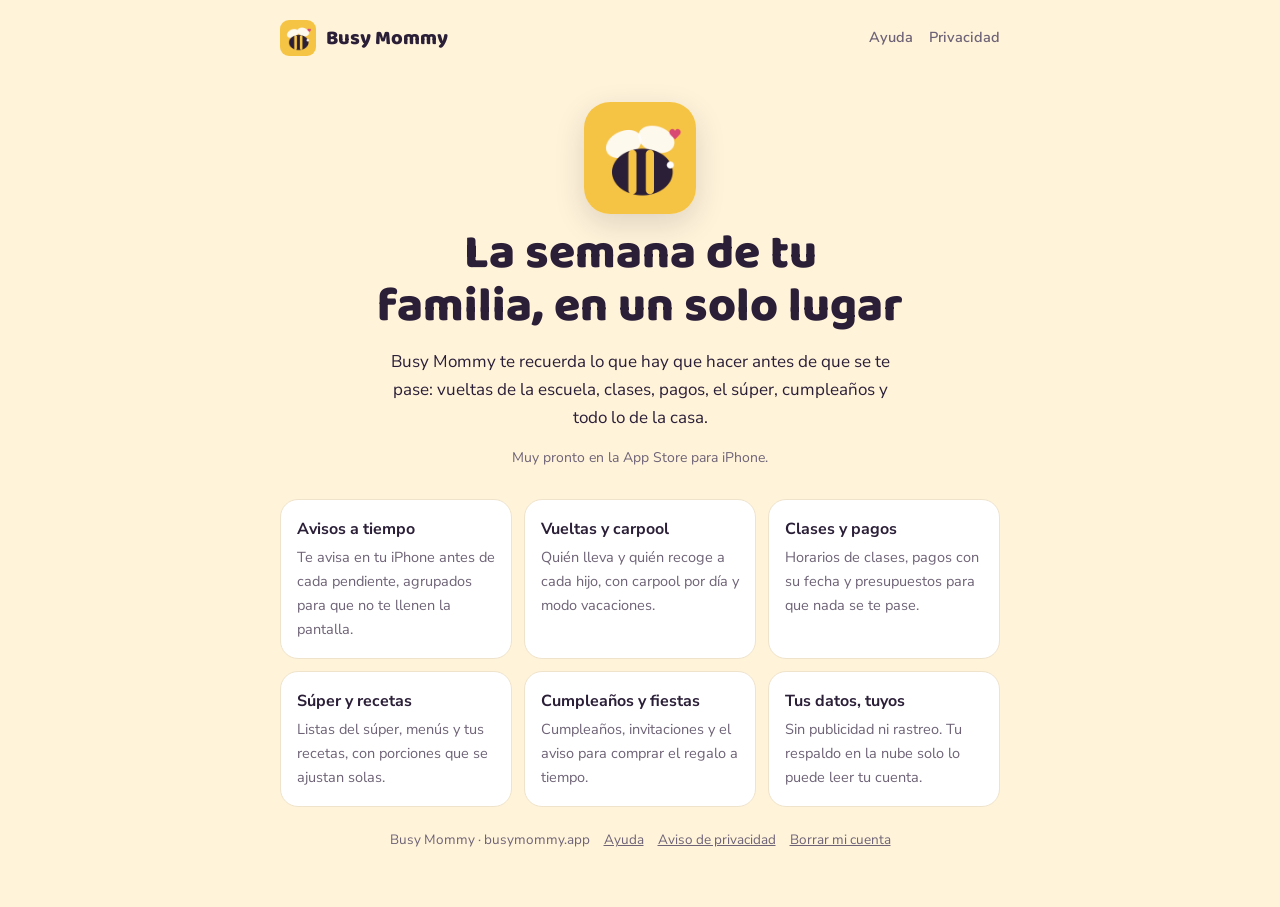
<file: index.html>
<!doctype html>
<html lang="es-MX">
<head>
<meta charset="utf-8">
<meta name="viewport" content="width=device-width,initial-scale=1">
<title>Busy Mommy</title>
<meta name="description" content="Busy Mommy organiza la semana de tu familia: vueltas de la escuela, clases, pagos, súper, recetas, cumpleaños y más, con avisos a tiempo en tu iPhone.">
<link rel="icon" href="/icono-64.png">
<link rel="apple-touch-icon" href="/icono-180.png">
<link rel="preconnect" href="https://fonts.googleapis.com">
<link rel="stylesheet" href="https://fonts.googleapis.com/css2?family=Baloo+2:wght@600;700;800&family=Nunito+Sans:opsz,wght@6..12,400;6..12,600;6..12,700&display=swap">
<link rel="stylesheet" href="/estilos.css">
<style>
.hero{display:flex;flex-direction:column;align-items:center;text-align:center;gap:14px;padding:24px 0 8px}
.hero img{width:112px;height:112px;border-radius:26px;box-shadow:0 10px 30px rgba(43,31,56,.15)}
.hero h1{font-size:clamp(34px,8vw,48px)}
.hero .lead{max-width:30em;margin:0}
.soon{font-size:14px;color:var(--muted);margin:0}
.grid{display:grid;grid-template-columns:repeat(auto-fit,minmax(200px,1fr));gap:12px}
.grid .card{padding:16px}
.grid h3{margin:0 0 4px;font-size:16px}
.grid p{margin:0;color:var(--muted);font-size:14.5px}
</style>
</head>
<body>
<div class="wrap">
  <header class="top">
    <a class="brand" href="/"><img src="/icono-180.png" alt="">Busy Mommy</a>
    <nav><a href="/soporte/">Ayuda</a><a href="/privacidad/">Privacidad</a></nav>
  </header>

  <section class="hero">
    <img src="/icono-512.png" alt="Ícono de Busy Mommy: una abejita con un corazón">
    <h1>La semana de tu familia, en un solo lugar</h1>
    <p class="lead">Busy Mommy te recuerda lo que hay que hacer antes de que se te pase: vueltas de la escuela, clases, pagos, el súper, cumpleaños y todo lo de la casa.</p>
    <p class="soon">Muy pronto en la App Store para iPhone.</p>
  </section>

  <section class="grid" aria-label="Qué hace Busy Mommy">
    <div class="card"><h3>Avisos a tiempo</h3><p>Te avisa en tu iPhone antes de cada pendiente, agrupados para que no te llenen la pantalla.</p></div>
    <div class="card"><h3>Vueltas y carpool</h3><p>Quién lleva y quién recoge a cada hijo, con carpool por día y modo vacaciones.</p></div>
    <div class="card"><h3>Clases y pagos</h3><p>Horarios de clases, pagos con su fecha y presupuestos para que nada se te pase.</p></div>
    <div class="card"><h3>Súper y recetas</h3><p>Listas del súper, menús y tus recetas, con porciones que se ajustan solas.</p></div>
    <div class="card"><h3>Cumpleaños y fiestas</h3><p>Cumpleaños, invitaciones y el aviso para comprar el regalo a tiempo.</p></div>
    <div class="card"><h3>Tus datos, tuyos</h3><p>Sin publicidad ni rastreo. Tu respaldo en la nube solo lo puede leer tu cuenta.</p></div>
  </section>

  <footer class="foot">
    <span>Busy Mommy · busymommy.app</span>
    <a href="/soporte/">Ayuda</a>
    <a href="/privacidad/">Aviso de privacidad</a>
    <a href="/borrar-cuenta/">Borrar mi cuenta</a>
  </footer>
</div>
</body>
</html>
</file>
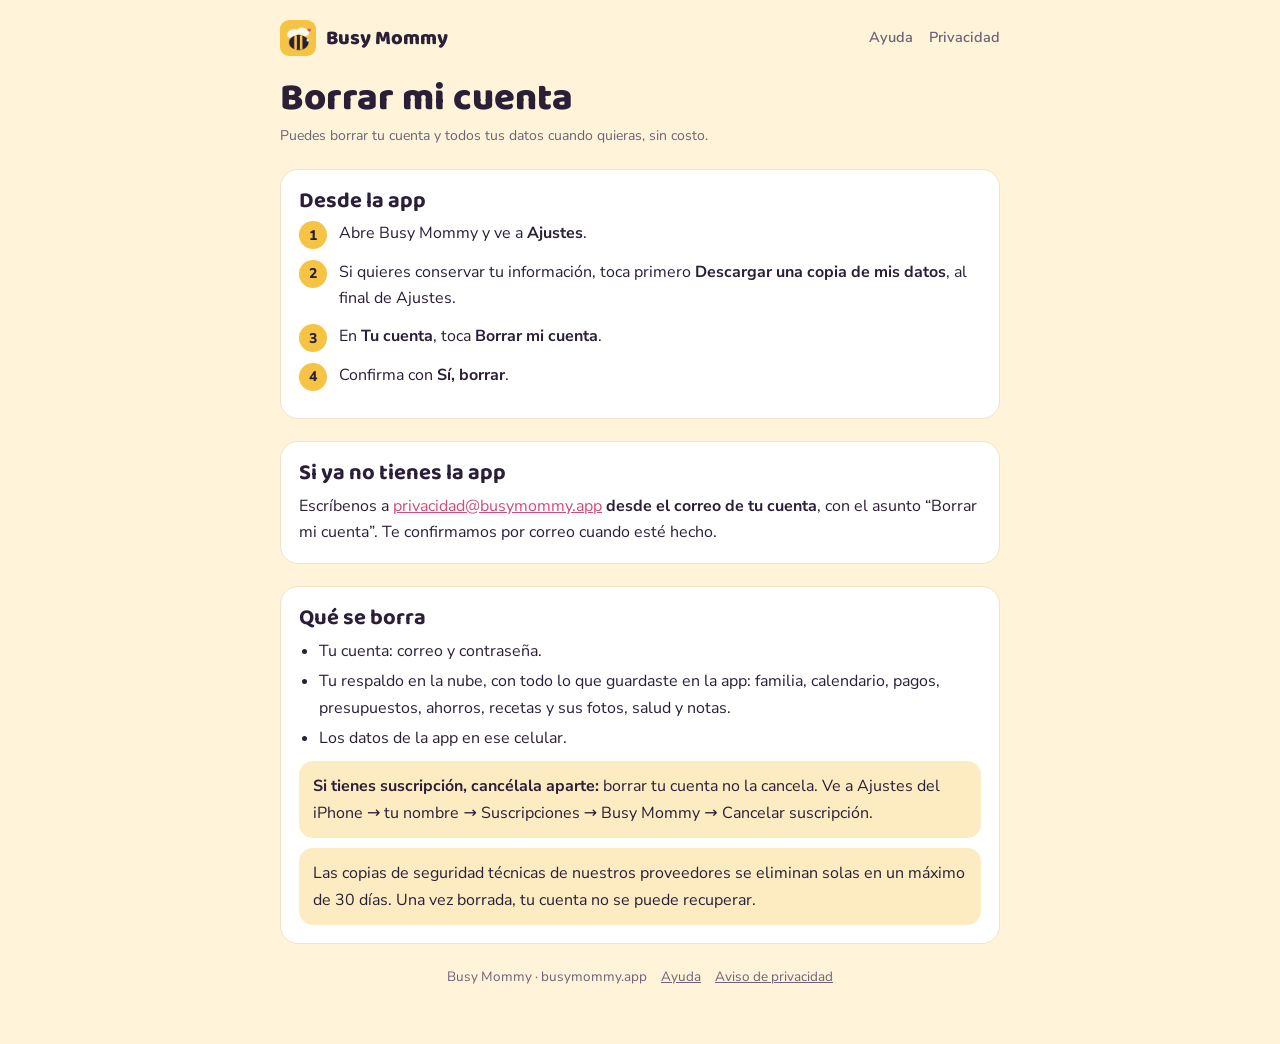
<file: borrar-cuenta/index.html>
<!doctype html>
<html lang="es-MX">
<head>
<meta charset="utf-8">
<meta name="viewport" content="width=device-width,initial-scale=1">
<title>Borrar mi cuenta · Busy Mommy</title>
<meta name="description" content="Cómo borrar tu cuenta de Busy Mommy y todos tus datos.">
<link rel="icon" href="/icono-64.png">
<link rel="apple-touch-icon" href="/icono-180.png">
<link rel="preconnect" href="https://fonts.googleapis.com">
<link rel="stylesheet" href="https://fonts.googleapis.com/css2?family=Baloo+2:wght@600;700;800&family=Nunito+Sans:opsz,wght@6..12,400;6..12,600;6..12,700&display=swap">
<link rel="stylesheet" href="/estilos.css">
</head>
<body>
<div class="wrap">
  <header class="top">
    <a class="brand" href="/"><img src="/icono-180.png" alt="">Busy Mommy</a>
    <nav><a href="/soporte/">Ayuda</a><a href="/privacidad/">Privacidad</a></nav>
  </header>

  <div>
    <h1>Borrar mi cuenta</h1>
    <p class="sub">Puedes borrar tu cuenta y todos tus datos cuando quieras, sin costo.</p>
  </div>

  <section class="card">
    <h2>Desde la app</h2>
    <ol class="steps">
      <li>Abre Busy Mommy y ve a <b>Ajustes</b>.</li>
      <li>Si quieres conservar tu información, toca primero <b>Descargar una copia de mis datos</b>, al final de Ajustes.</li>
      <li>En <b>Tu cuenta</b>, toca <b>Borrar mi cuenta</b>.</li>
      <li>Confirma con <b>Sí, borrar</b>.</li>
    </ol>
  </section>

  <section class="card">
    <h2>Si ya no tienes la app</h2>
    <p>Escríbenos a <a href="mailto:privacidad@busymommy.app?subject=Borrar%20mi%20cuenta">privacidad@busymommy.app</a> <b>desde el correo de tu cuenta</b>, con el asunto “Borrar mi cuenta”. Te confirmamos por correo cuando esté hecho.</p>
  </section>

  <section class="card">
    <h2>Qué se borra</h2>
    <ul>
      <li>Tu cuenta: correo y contraseña.</li>
      <li>Tu respaldo en la nube, con todo lo que guardaste en la app: familia, calendario, pagos, presupuestos, ahorros, recetas y sus fotos, salud y notas.</li>
      <li>Los datos de la app en ese celular.</li>
    </ul>
    <div class="note"><p><b>Si tienes suscripción, cancélala aparte:</b> borrar tu cuenta no la cancela. Ve a Ajustes del iPhone → tu nombre → Suscripciones → Busy Mommy → Cancelar suscripción.</p></div>
    <div class="note" style="margin-top:10px"><p>Las copias de seguridad técnicas de nuestros proveedores se eliminan solas en un máximo de 30 días. Una vez borrada, tu cuenta no se puede recuperar.</p></div>
  </section>

  <footer class="foot">
    <span>Busy Mommy · busymommy.app</span>
    <a href="/soporte/">Ayuda</a>
    <a href="/privacidad/">Aviso de privacidad</a>
  </footer>
</div>
</body>
</html>
</file>
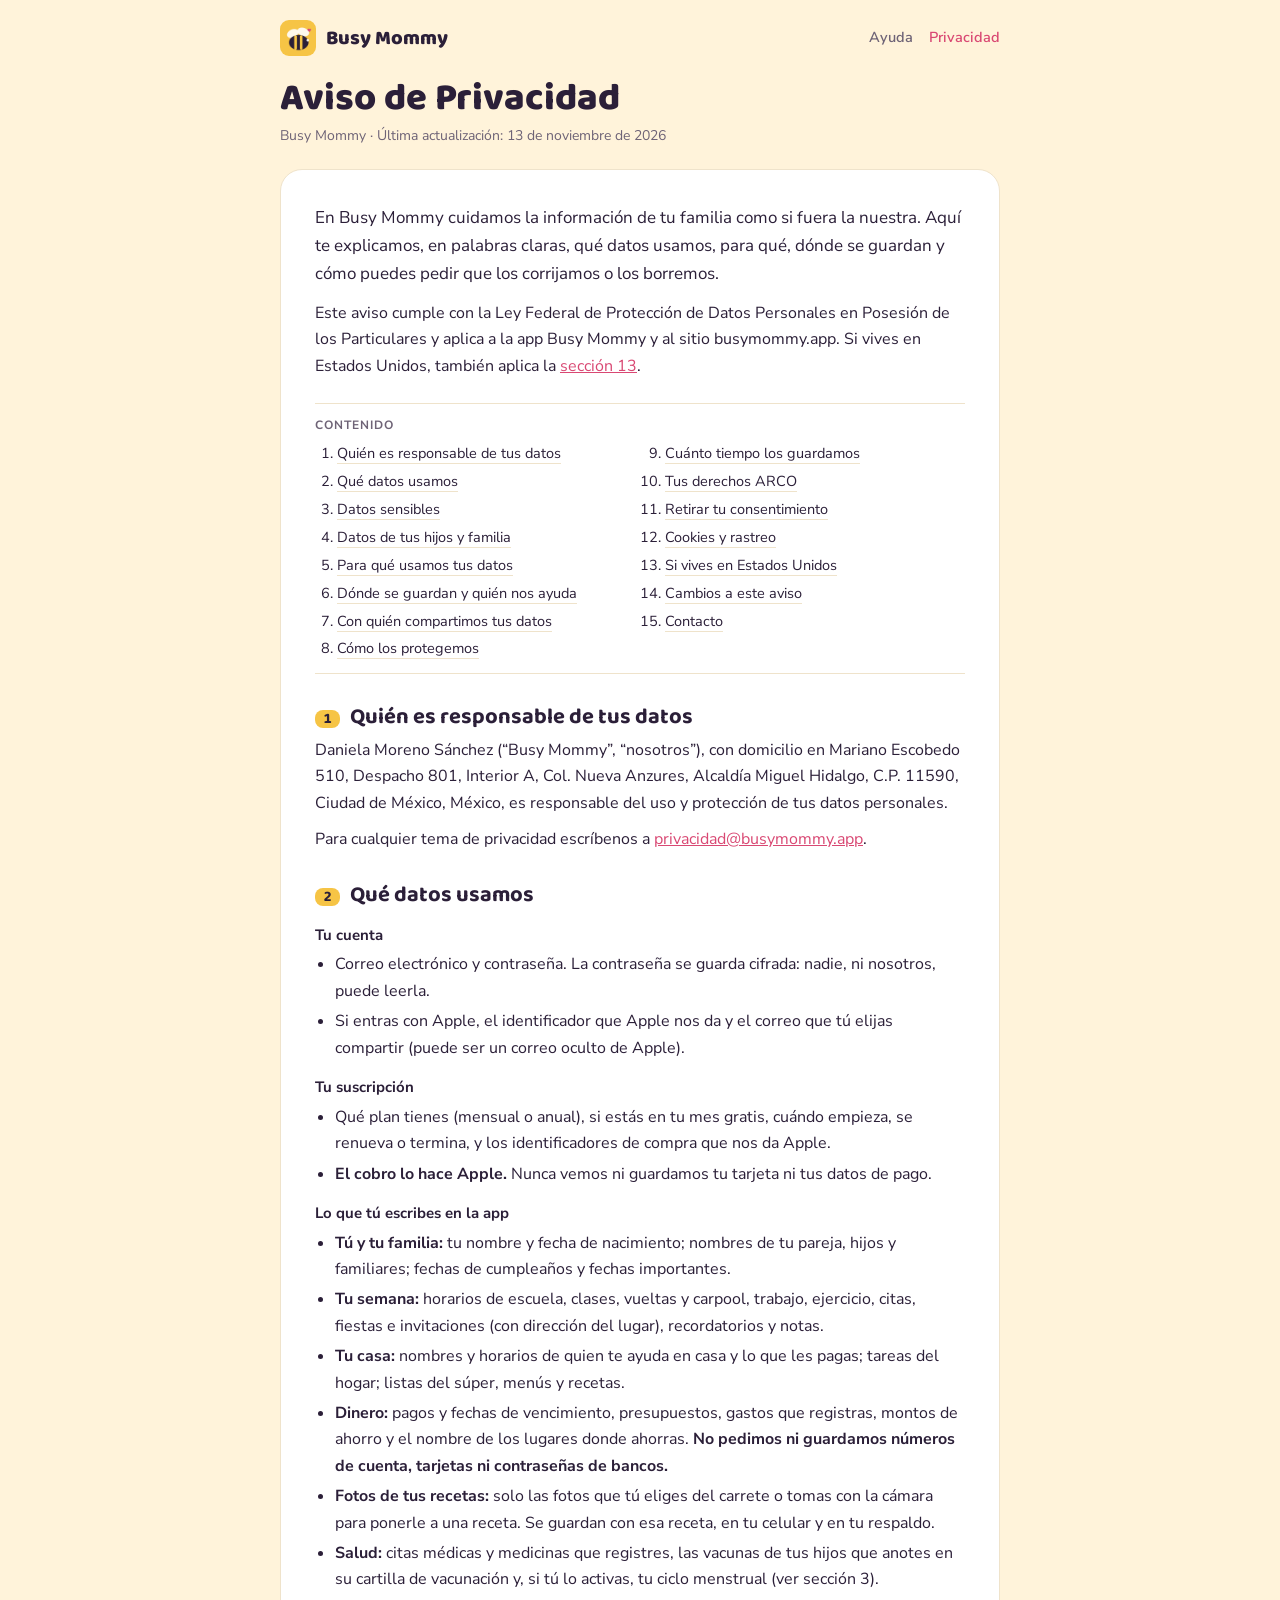
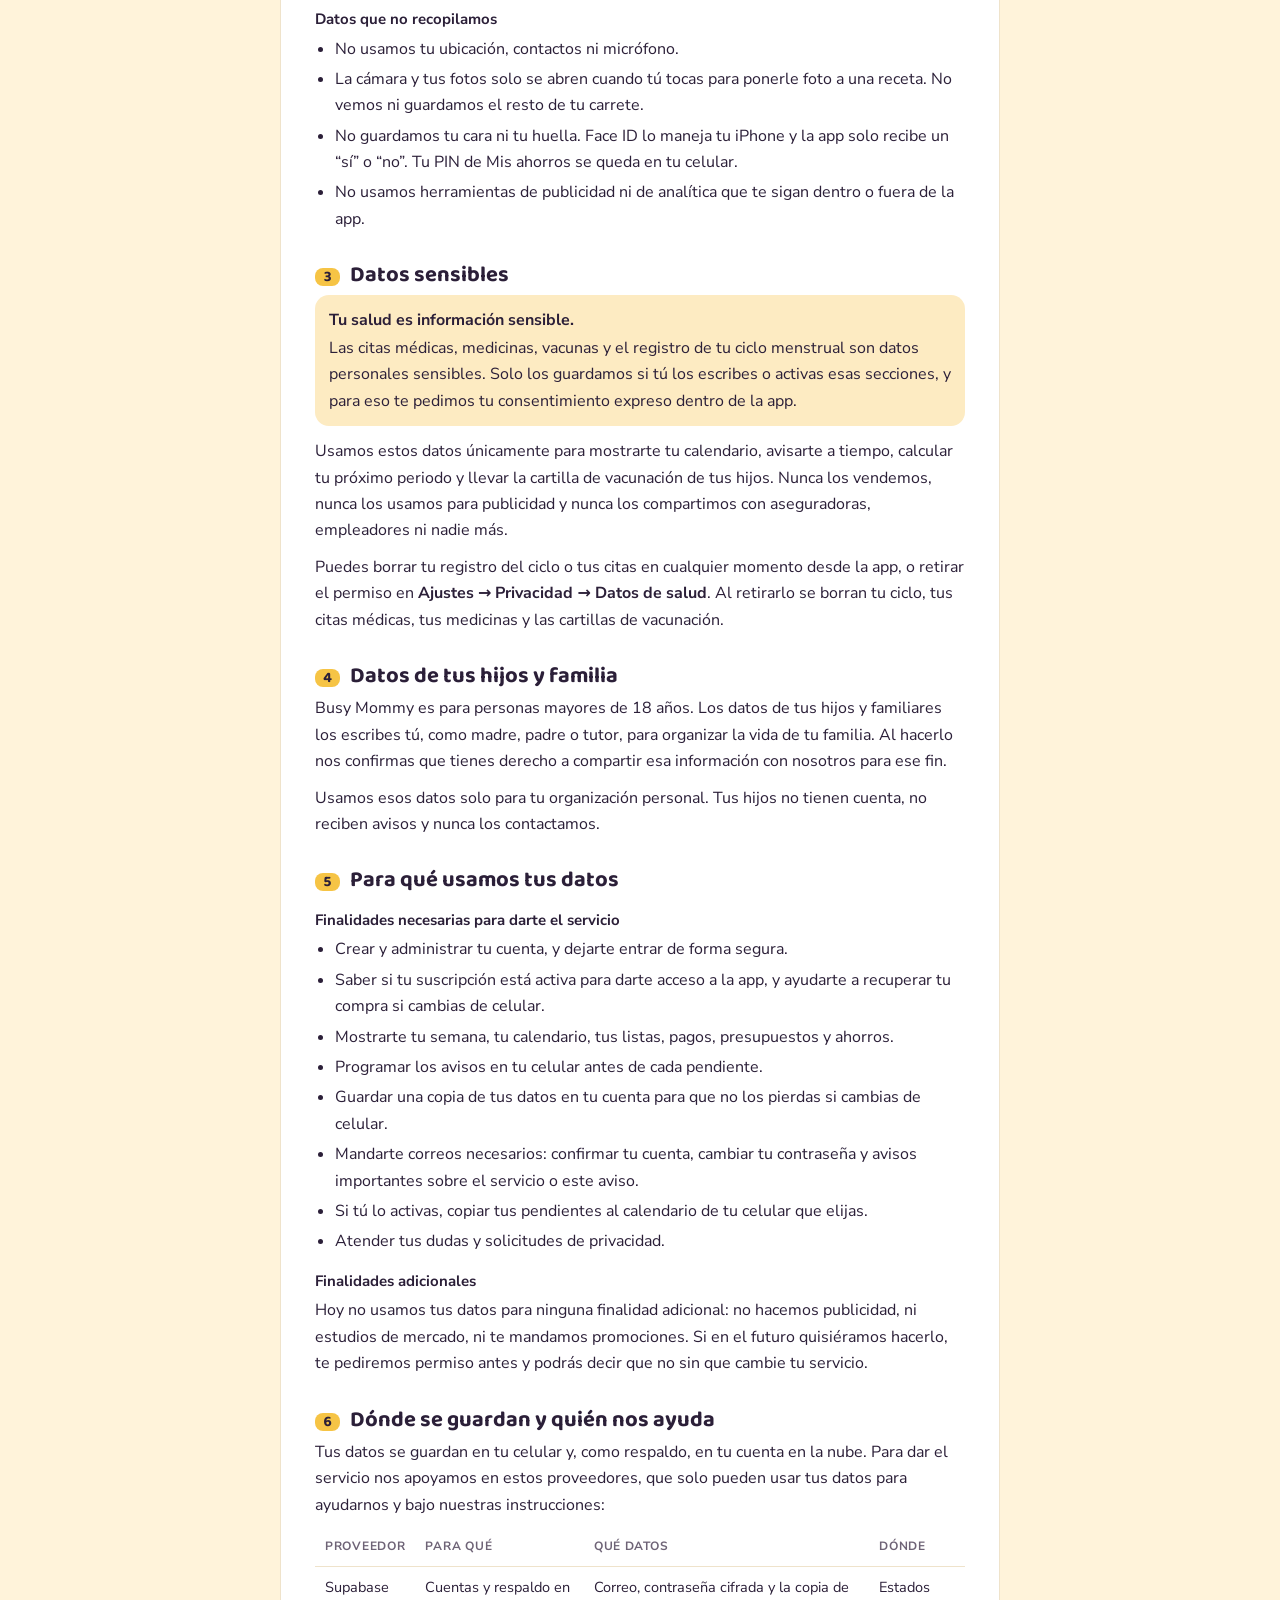
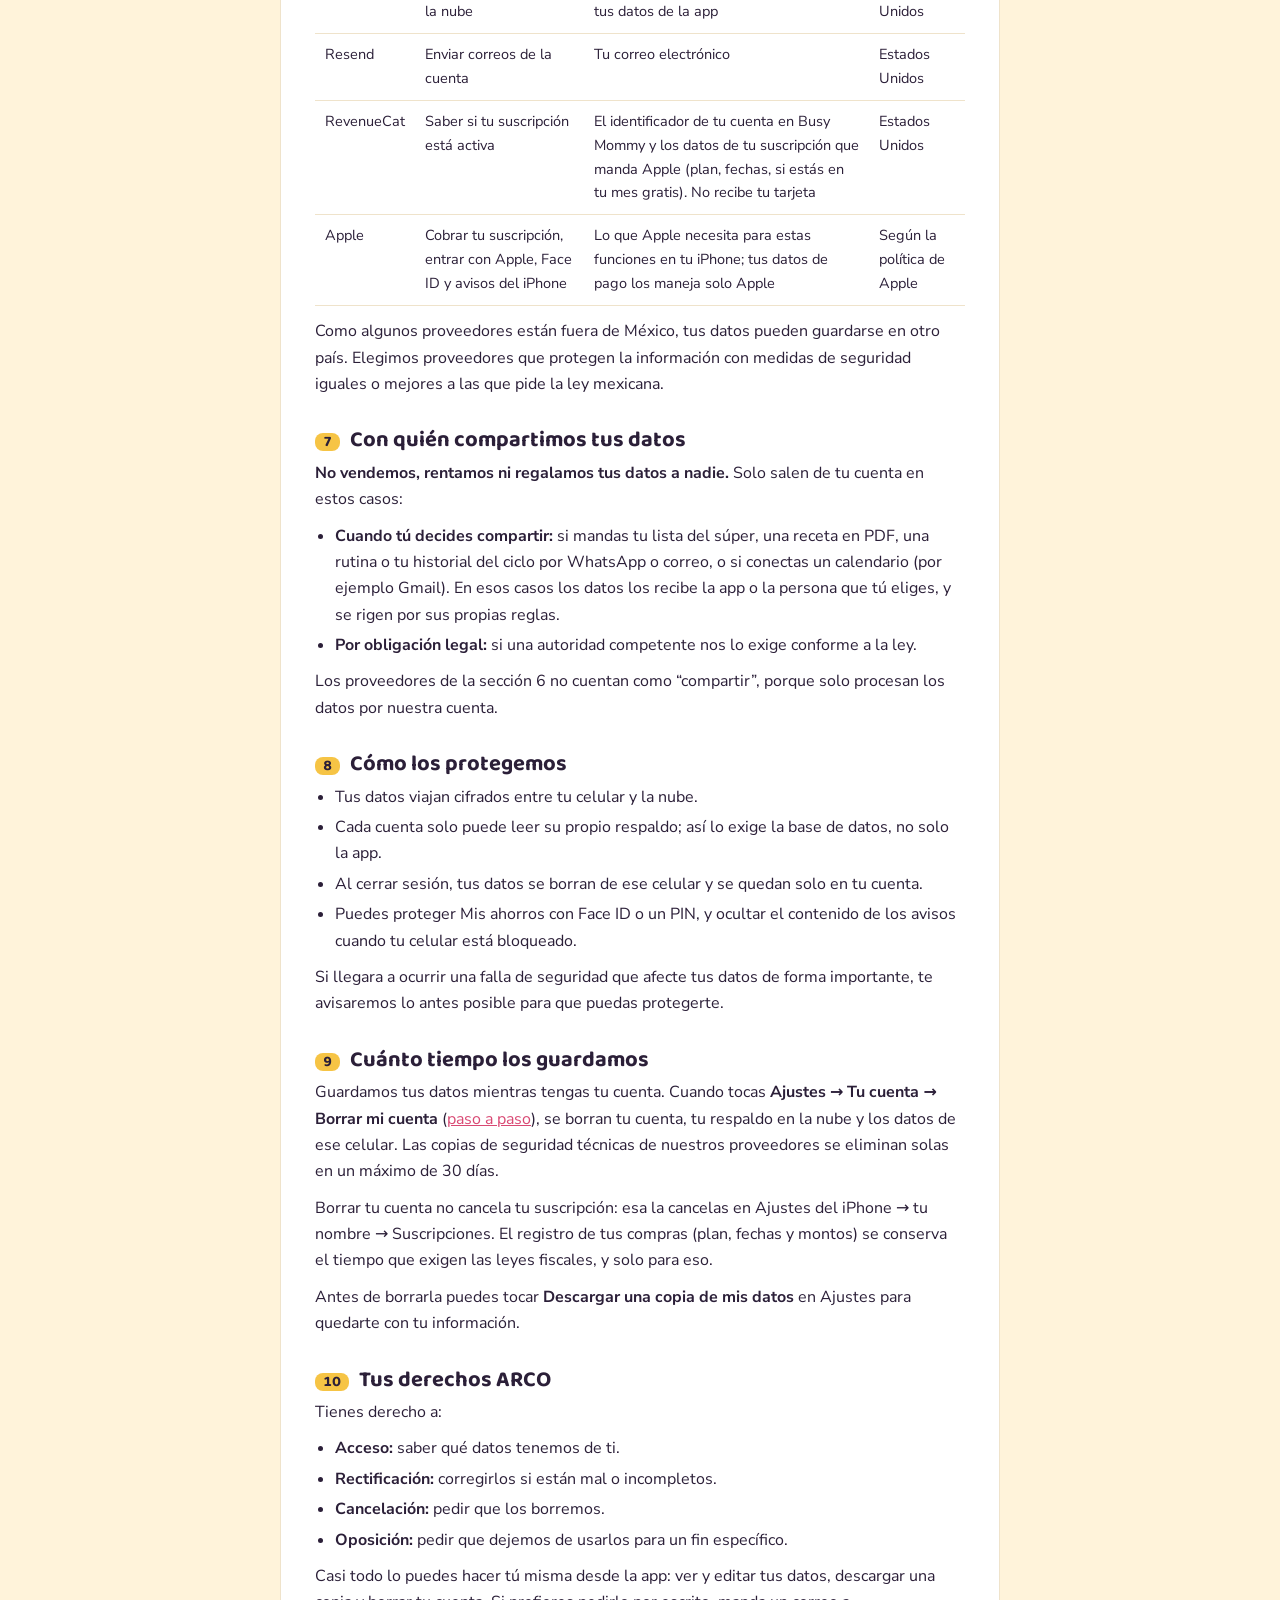
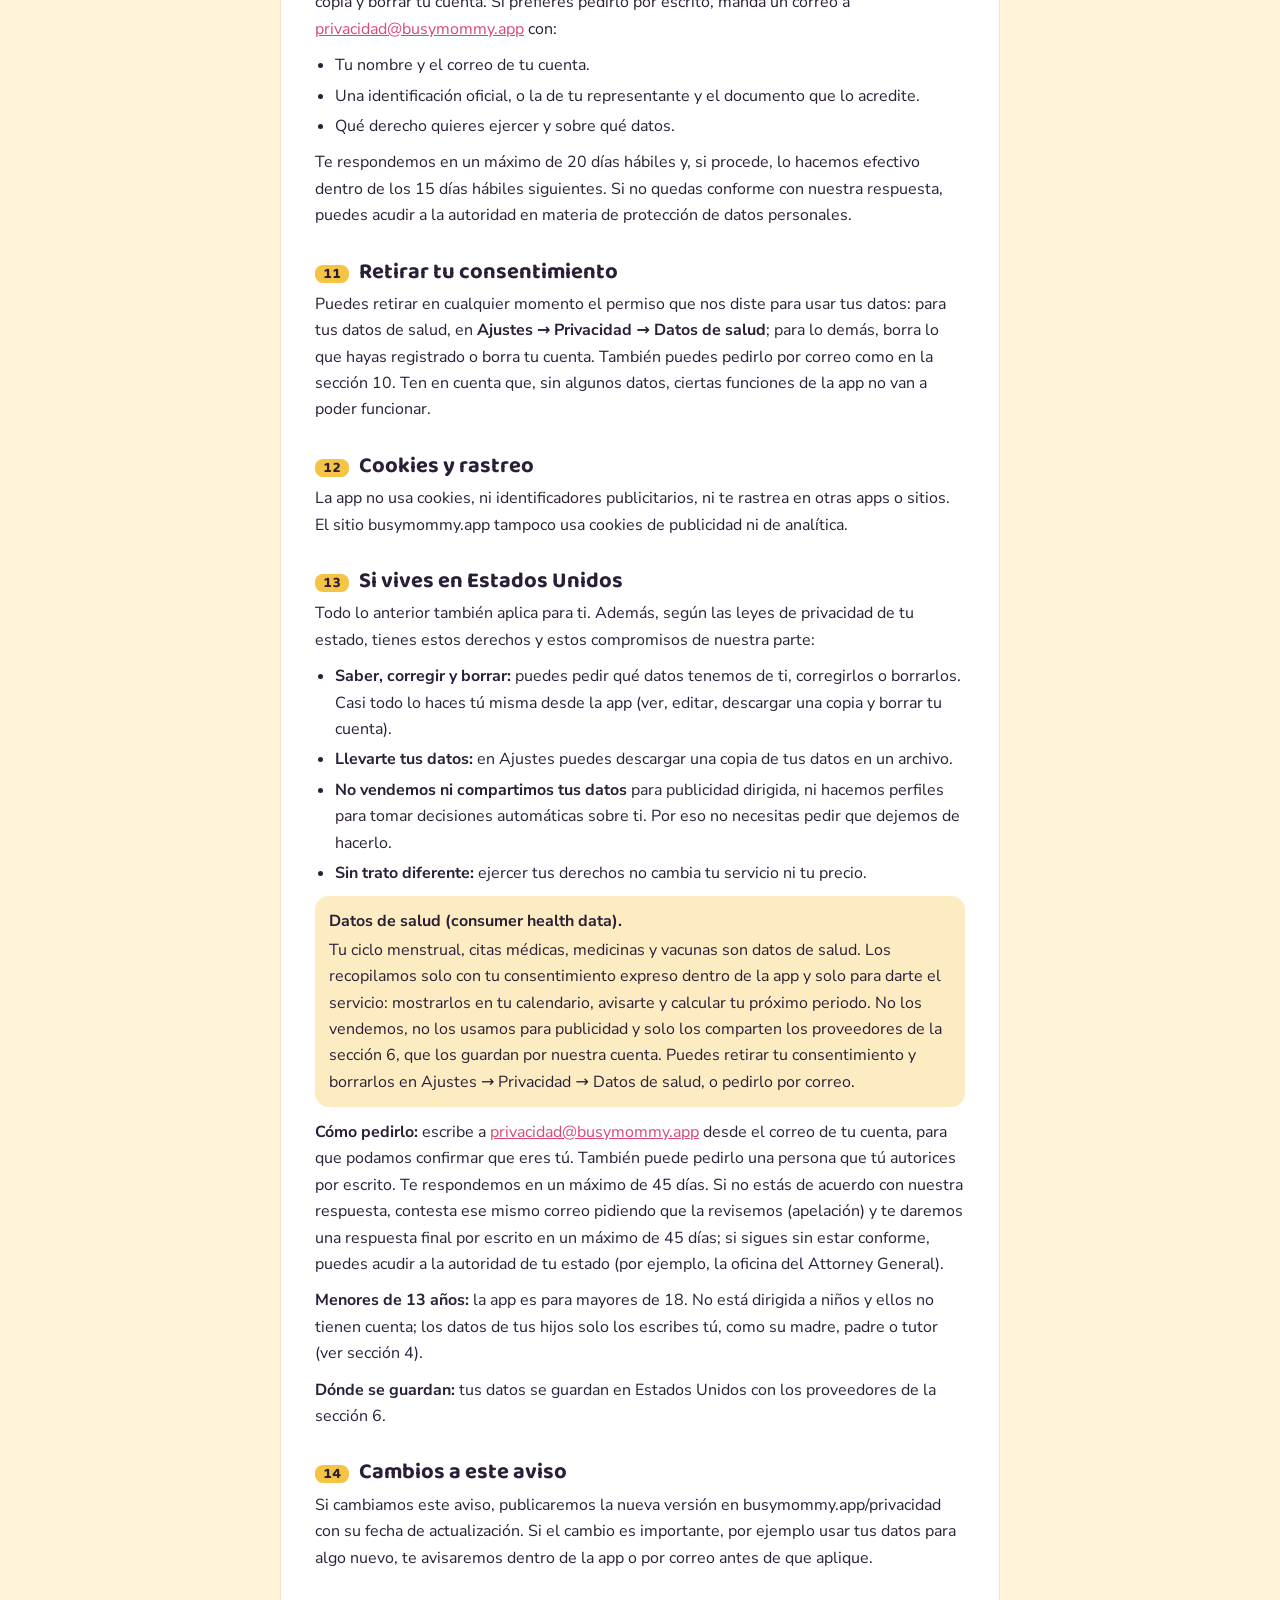
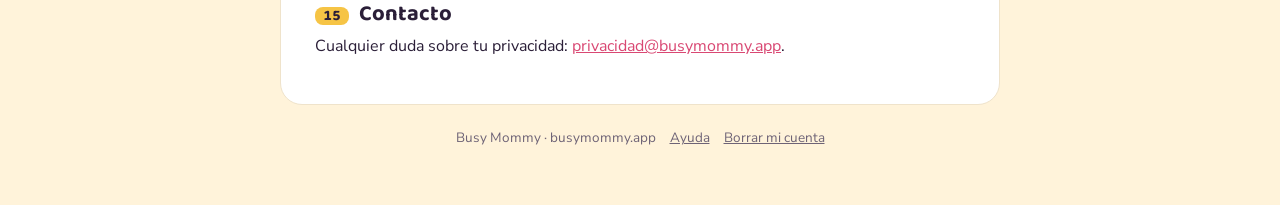
<file: privacidad/index.html>
<!doctype html>
<html lang="es-MX">
<head>
<meta charset="utf-8">
<meta name="viewport" content="width=device-width,initial-scale=1">
<title>Aviso de Privacidad · Busy Mommy</title>
<meta name="description" content="Qué datos usa Busy Mommy, para qué, dónde se guardan y cómo ejercer tus derechos.">
<link rel="icon" href="/icono-64.png">
<link rel="apple-touch-icon" href="/icono-180.png">
<link rel="preconnect" href="https://fonts.googleapis.com">
<link rel="stylesheet" href="https://fonts.googleapis.com/css2?family=Baloo+2:wght@600;700;800&family=Nunito+Sans:opsz,wght@6..12,400;6..12,600;6..12,700&display=swap">
<link rel="stylesheet" href="/estilos.css">
<style>
/* Secciones numeradas porque así las cita la ley y los usuarios */
.doc{background:var(--paper);border:1px solid var(--line);border-radius:22px;padding:clamp(18px,4vw,34px);display:flex;flex-direction:column;gap:6px;min-width:0}
.lead{font-size:17px;margin:0 0 6px}
nav.toc{border-top:1px solid var(--line);border-bottom:1px solid var(--line);padding-block:12px;margin-block:8px 10px}
nav.toc p{font-size:12px;letter-spacing:.08em;text-transform:uppercase;font-weight:700;color:var(--muted);margin:0 0 6px}
nav.toc ol{margin:0;padding-left:22px;columns:2 240px;column-gap:28px;font-size:14.5px}
nav.toc a{color:var(--ink);text-decoration:none;border-bottom:1px solid var(--line)}
nav.toc a:hover,nav.toc a:focus-visible{border-color:var(--plum);outline:none}
section{scroll-margin-top:16px;padding-top:14px}
h2{font-family:var(--display);font-weight:700;font-size:22px;line-height:1.2;margin:0 0 6px;display:flex;gap:10px;align-items:baseline;text-wrap:balance}
h2 .n{font-size:15px;color:#2B1F38;background:var(--honey);border-radius:8px;padding:0 8px;font-variant-numeric:tabular-nums;flex-shrink:0}
.sens{background:var(--honey-soft);border-radius:14px;padding:12px 14px;margin:6px 0 12px}
.sens b:first-child{display:block;margin-bottom:2px}
.tbl{overflow-x:auto;margin:4px 0 12px}
table{border-collapse:collapse;width:100%;font-size:14.5px;min-width:460px}
th,td{text-align:left;vertical-align:top;padding:9px 10px;border-bottom:1px solid var(--line)}
th{font-size:12px;letter-spacing:.06em;text-transform:uppercase;color:var(--muted);font-weight:700}
</style>
</head>
<body>
<div class="wrap">
  <header class="top">
    <a class="brand" href="/"><img src="/icono-180.png" alt="">Busy Mommy</a>
    <nav><a href="/soporte/">Ayuda</a><a href="/privacidad/" aria-current="page">Privacidad</a></nav>
  </header>

  <div>
    <h1>Aviso de Privacidad</h1>
    <p class="sub">Busy Mommy · Última actualización: 13 de noviembre de 2026</p>
  </div>

  <article class="doc">
  <p class="lead">En Busy Mommy cuidamos la información de tu familia como si fuera la nuestra. Aquí te explicamos, en palabras claras, qué datos usamos, para qué, dónde se guardan y cómo puedes pedir que los corrijamos o los borremos.</p>
  <p>Este aviso cumple con la Ley Federal de Protección de Datos Personales en Posesión de los Particulares y aplica a la app Busy Mommy y al sitio busymommy.app. Si vives en Estados Unidos, también aplica la <a href="#eua">sección 13</a>.</p>

  <nav class="toc" aria-label="Contenido"><p>Contenido</p><ol>
    <li><a href="#responsable">Quién es responsable de tus datos</a></li>
    <li><a href="#datos">Qué datos usamos</a></li>
    <li><a href="#sensibles">Datos sensibles</a></li>
    <li><a href="#hijos">Datos de tus hijos y familia</a></li>
    <li><a href="#finalidades">Para qué usamos tus datos</a></li>
    <li><a href="#donde">Dónde se guardan y quién nos ayuda</a></li>
    <li><a href="#compartir">Con quién compartimos tus datos</a></li>
    <li><a href="#seguridad">Cómo los protegemos</a></li>
    <li><a href="#conservacion">Cuánto tiempo los guardamos</a></li>
    <li><a href="#arco">Tus derechos ARCO</a></li>
    <li><a href="#revocar">Retirar tu consentimiento</a></li>
    <li><a href="#rastreo">Cookies y rastreo</a></li>
    <li><a href="#eua">Si vives en Estados Unidos</a></li>
    <li><a href="#cambios">Cambios a este aviso</a></li>
    <li><a href="#contacto">Contacto</a></li>
  </ol></nav>

  <section id="responsable">
    <h2><span class="n">1</span>Quién es responsable de tus datos</h2>
    <p>Daniela Moreno Sánchez (“Busy Mommy”, “nosotros”), con domicilio en Mariano Escobedo 510, Despacho 801, Interior A, Col. Nueva Anzures, Alcaldía Miguel Hidalgo, C.P. 11590, Ciudad de México, México, es responsable del uso y protección de tus datos personales.</p>
    <p>Para cualquier tema de privacidad escríbenos a <a href="mailto:privacidad@busymommy.app">privacidad@busymommy.app</a>.</p>
  </section>

  <section id="datos">
    <h2><span class="n">2</span>Qué datos usamos</h2>
    <h3>Tu cuenta</h3>
    <ul>
      <li>Correo electrónico y contraseña. La contraseña se guarda cifrada: nadie, ni nosotros, puede leerla.</li>
      <li>Si entras con Apple, el identificador que Apple nos da y el correo que tú elijas compartir (puede ser un correo oculto de Apple).</li>
    </ul>
    <h3>Tu suscripción</h3>
    <ul>
      <li>Qué plan tienes (mensual o anual), si estás en tu mes gratis, cuándo empieza, se renueva o termina, y los identificadores de compra que nos da Apple.</li>
      <li><b>El cobro lo hace Apple.</b> Nunca vemos ni guardamos tu tarjeta ni tus datos de pago.</li>
    </ul>
    <h3>Lo que tú escribes en la app</h3>
    <ul>
      <li><b>Tú y tu familia:</b> tu nombre y fecha de nacimiento; nombres de tu pareja, hijos y familiares; fechas de cumpleaños y fechas importantes.</li>
      <li><b>Tu semana:</b> horarios de escuela, clases, vueltas y carpool, trabajo, ejercicio, citas, fiestas e invitaciones (con dirección del lugar), recordatorios y notas.</li>
      <li><b>Tu casa:</b> nombres y horarios de quien te ayuda en casa y lo que les pagas; tareas del hogar; listas del súper, menús y recetas.</li>
      <li><b>Dinero:</b> pagos y fechas de vencimiento, presupuestos, gastos que registras, montos de ahorro y el nombre de los lugares donde ahorras. <b>No pedimos ni guardamos números de cuenta, tarjetas ni contraseñas de bancos.</b></li>
      <li><b>Fotos de tus recetas:</b> solo las fotos que tú eliges del carrete o tomas con la cámara para ponerle a una receta. Se guardan con esa receta, en tu celular y en tu respaldo.</li>
      <li><b>Salud:</b> citas médicas y medicinas que registres, las vacunas de tus hijos que anotes en su cartilla de vacunación y, si tú lo activas, tu ciclo menstrual (ver sección 3).</li>
    </ul>
    <h3>Datos que no recopilamos</h3>
    <ul>
      <li>No usamos tu ubicación, contactos ni micrófono.</li>
      <li>La cámara y tus fotos solo se abren cuando tú tocas para ponerle foto a una receta. No vemos ni guardamos el resto de tu carrete.</li>
      <li>No guardamos tu cara ni tu huella. Face ID lo maneja tu iPhone y la app solo recibe un “sí” o “no”. Tu PIN de Mis ahorros se queda en tu celular.</li>
      <li>No usamos herramientas de publicidad ni de analítica que te sigan dentro o fuera de la app.</li>
    </ul>
  </section>

  <section id="sensibles">
    <h2><span class="n">3</span>Datos sensibles</h2>
    <div class="sens"><b>Tu salud es información sensible.</b>Las citas médicas, medicinas, vacunas y el registro de tu ciclo menstrual son datos personales sensibles. Solo los guardamos si tú los escribes o activas esas secciones, y para eso te pedimos tu consentimiento expreso dentro de la app.</div>
    <p>Usamos estos datos únicamente para mostrarte tu calendario, avisarte a tiempo, calcular tu próximo periodo y llevar la cartilla de vacunación de tus hijos. Nunca los vendemos, nunca los usamos para publicidad y nunca los compartimos con aseguradoras, empleadores ni nadie más.</p>
    <p>Puedes borrar tu registro del ciclo o tus citas en cualquier momento desde la app, o retirar el permiso en <b>Ajustes → Privacidad → Datos de salud</b>. Al retirarlo se borran tu ciclo, tus citas médicas, tus medicinas y las cartillas de vacunación.</p>
  </section>

  <section id="hijos">
    <h2><span class="n">4</span>Datos de tus hijos y familia</h2>
    <p>Busy Mommy es para personas mayores de 18 años. Los datos de tus hijos y familiares los escribes tú, como madre, padre o tutor, para organizar la vida de tu familia. Al hacerlo nos confirmas que tienes derecho a compartir esa información con nosotros para ese fin.</p>
    <p>Usamos esos datos solo para tu organización personal. Tus hijos no tienen cuenta, no reciben avisos y nunca los contactamos.</p>
  </section>

  <section id="finalidades">
    <h2><span class="n">5</span>Para qué usamos tus datos</h2>
    <h3>Finalidades necesarias para darte el servicio</h3>
    <ul>
      <li>Crear y administrar tu cuenta, y dejarte entrar de forma segura.</li>
      <li>Saber si tu suscripción está activa para darte acceso a la app, y ayudarte a recuperar tu compra si cambias de celular.</li>
      <li>Mostrarte tu semana, tu calendario, tus listas, pagos, presupuestos y ahorros.</li>
      <li>Programar los avisos en tu celular antes de cada pendiente.</li>
      <li>Guardar una copia de tus datos en tu cuenta para que no los pierdas si cambias de celular.</li>
      <li>Mandarte correos necesarios: confirmar tu cuenta, cambiar tu contraseña y avisos importantes sobre el servicio o este aviso.</li>
      <li>Si tú lo activas, copiar tus pendientes al calendario de tu celular que elijas.</li>
      <li>Atender tus dudas y solicitudes de privacidad.</li>
    </ul>
    <h3>Finalidades adicionales</h3>
    <p>Hoy no usamos tus datos para ninguna finalidad adicional: no hacemos publicidad, ni estudios de mercado, ni te mandamos promociones. Si en el futuro quisiéramos hacerlo, te pediremos permiso antes y podrás decir que no sin que cambie tu servicio.</p>
  </section>

  <section id="donde">
    <h2><span class="n">6</span>Dónde se guardan y quién nos ayuda</h2>
    <p>Tus datos se guardan en tu celular y, como respaldo, en tu cuenta en la nube. Para dar el servicio nos apoyamos en estos proveedores, que solo pueden usar tus datos para ayudarnos y bajo nuestras instrucciones:</p>
    <div class="tbl"><table>
      <thead><tr><th>Proveedor</th><th>Para qué</th><th>Qué datos</th><th>Dónde</th></tr></thead>
      <tbody>
        <tr><td>Supabase</td><td>Cuentas y respaldo en la nube</td><td>Correo, contraseña cifrada y la copia de tus datos de la app</td><td>Estados Unidos</td></tr>
        <tr><td>Resend</td><td>Enviar correos de la cuenta</td><td>Tu correo electrónico</td><td>Estados Unidos</td></tr>
        <tr><td>RevenueCat</td><td>Saber si tu suscripción está activa</td><td>El identificador de tu cuenta en Busy Mommy y los datos de tu suscripción que manda Apple (plan, fechas, si estás en tu mes gratis). No recibe tu tarjeta</td><td>Estados Unidos</td></tr>
        <tr><td>Apple</td><td>Cobrar tu suscripción, entrar con Apple, Face ID y avisos del iPhone</td><td>Lo que Apple necesita para estas funciones en tu iPhone; tus datos de pago los maneja solo Apple</td><td>Según la política de Apple</td></tr>
      </tbody>
    </table></div>
    <p>Como algunos proveedores están fuera de México, tus datos pueden guardarse en otro país. Elegimos proveedores que protegen la información con medidas de seguridad iguales o mejores a las que pide la ley mexicana.</p>
  </section>

  <section id="compartir">
    <h2><span class="n">7</span>Con quién compartimos tus datos</h2>
    <p><b>No vendemos, rentamos ni regalamos tus datos a nadie.</b> Solo salen de tu cuenta en estos casos:</p>
    <ul>
      <li><b>Cuando tú decides compartir:</b> si mandas tu lista del súper, una receta en PDF, una rutina o tu historial del ciclo por WhatsApp o correo, o si conectas un calendario (por ejemplo Gmail). En esos casos los datos los recibe la app o la persona que tú eliges, y se rigen por sus propias reglas.</li>
      <li><b>Por obligación legal:</b> si una autoridad competente nos lo exige conforme a la ley.</li>
    </ul>
    <p>Los proveedores de la sección 6 no cuentan como “compartir”, porque solo procesan los datos por nuestra cuenta.</p>
  </section>

  <section id="seguridad">
    <h2><span class="n">8</span>Cómo los protegemos</h2>
    <ul>
      <li>Tus datos viajan cifrados entre tu celular y la nube.</li>
      <li>Cada cuenta solo puede leer su propio respaldo; así lo exige la base de datos, no solo la app.</li>
      <li>Al cerrar sesión, tus datos se borran de ese celular y se quedan solo en tu cuenta.</li>
      <li>Puedes proteger Mis ahorros con Face ID o un PIN, y ocultar el contenido de los avisos cuando tu celular está bloqueado.</li>
    </ul>
    <p>Si llegara a ocurrir una falla de seguridad que afecte tus datos de forma importante, te avisaremos lo antes posible para que puedas protegerte.</p>
  </section>

  <section id="conservacion">
    <h2><span class="n">9</span>Cuánto tiempo los guardamos</h2>
    <p>Guardamos tus datos mientras tengas tu cuenta. Cuando tocas <b>Ajustes → Tu cuenta → Borrar mi cuenta</b> (<a href="/borrar-cuenta/">paso a paso</a>), se borran tu cuenta, tu respaldo en la nube y los datos de ese celular. Las copias de seguridad técnicas de nuestros proveedores se eliminan solas en un máximo de 30 días.</p>
    <p>Borrar tu cuenta no cancela tu suscripción: esa la cancelas en Ajustes del iPhone → tu nombre → Suscripciones. El registro de tus compras (plan, fechas y montos) se conserva el tiempo que exigen las leyes fiscales, y solo para eso.</p>
    <p>Antes de borrarla puedes tocar <b>Descargar una copia de mis datos</b> en Ajustes para quedarte con tu información.</p>
  </section>

  <section id="arco">
    <h2><span class="n">10</span>Tus derechos ARCO</h2>
    <p>Tienes derecho a:</p>
    <ul>
      <li><b>Acceso:</b> saber qué datos tenemos de ti.</li>
      <li><b>Rectificación:</b> corregirlos si están mal o incompletos.</li>
      <li><b>Cancelación:</b> pedir que los borremos.</li>
      <li><b>Oposición:</b> pedir que dejemos de usarlos para un fin específico.</li>
    </ul>
    <p>Casi todo lo puedes hacer tú misma desde la app: ver y editar tus datos, descargar una copia y borrar tu cuenta. Si prefieres pedirlo por escrito, manda un correo a <a href="mailto:privacidad@busymommy.app">privacidad@busymommy.app</a> con:</p>
    <ul>
      <li>Tu nombre y el correo de tu cuenta.</li>
      <li>Una identificación oficial, o la de tu representante y el documento que lo acredite.</li>
      <li>Qué derecho quieres ejercer y sobre qué datos.</li>
    </ul>
    <p>Te respondemos en un máximo de 20 días hábiles y, si procede, lo hacemos efectivo dentro de los 15 días hábiles siguientes. Si no quedas conforme con nuestra respuesta, puedes acudir a la autoridad en materia de protección de datos personales.</p>
  </section>

  <section id="revocar">
    <h2><span class="n">11</span>Retirar tu consentimiento</h2>
    <p>Puedes retirar en cualquier momento el permiso que nos diste para usar tus datos: para tus datos de salud, en <b>Ajustes → Privacidad → Datos de salud</b>; para lo demás, borra lo que hayas registrado o borra tu cuenta. También puedes pedirlo por correo como en la sección 10. Ten en cuenta que, sin algunos datos, ciertas funciones de la app no van a poder funcionar.</p>
  </section>

  <section id="rastreo">
    <h2><span class="n">12</span>Cookies y rastreo</h2>
    <p>La app no usa cookies, ni identificadores publicitarios, ni te rastrea en otras apps o sitios. El sitio busymommy.app tampoco usa cookies de publicidad ni de analítica.</p>
  </section>

  <section id="eua">
    <h2><span class="n">13</span>Si vives en Estados Unidos</h2>
    <p>Todo lo anterior también aplica para ti. Además, según las leyes de privacidad de tu estado, tienes estos derechos y estos compromisos de nuestra parte:</p>
    <ul>
      <li><b>Saber, corregir y borrar:</b> puedes pedir qué datos tenemos de ti, corregirlos o borrarlos. Casi todo lo haces tú misma desde la app (ver, editar, descargar una copia y borrar tu cuenta).</li>
      <li><b>Llevarte tus datos:</b> en Ajustes puedes descargar una copia de tus datos en un archivo.</li>
      <li><b>No vendemos ni compartimos tus datos</b> para publicidad dirigida, ni hacemos perfiles para tomar decisiones automáticas sobre ti. Por eso no necesitas pedir que dejemos de hacerlo.</li>
      <li><b>Sin trato diferente:</b> ejercer tus derechos no cambia tu servicio ni tu precio.</li>
    </ul>
    <div class="sens"><b>Datos de salud (consumer health data).</b>Tu ciclo menstrual, citas médicas, medicinas y vacunas son datos de salud. Los recopilamos solo con tu consentimiento expreso dentro de la app y solo para darte el servicio: mostrarlos en tu calendario, avisarte y calcular tu próximo periodo. No los vendemos, no los usamos para publicidad y solo los comparten los proveedores de la sección 6, que los guardan por nuestra cuenta. Puedes retirar tu consentimiento y borrarlos en Ajustes → Privacidad → Datos de salud, o pedirlo por correo.</div>
    <p><b>Cómo pedirlo:</b> escribe a <a href="mailto:privacidad@busymommy.app">privacidad@busymommy.app</a> desde el correo de tu cuenta, para que podamos confirmar que eres tú. También puede pedirlo una persona que tú autorices por escrito. Te respondemos en un máximo de 45 días. Si no estás de acuerdo con nuestra respuesta, contesta ese mismo correo pidiendo que la revisemos (apelación) y te daremos una respuesta final por escrito en un máximo de 45 días; si sigues sin estar conforme, puedes acudir a la autoridad de tu estado (por ejemplo, la oficina del Attorney General).</p>
    <p><b>Menores de 13 años:</b> la app es para mayores de 18. No está dirigida a niños y ellos no tienen cuenta; los datos de tus hijos solo los escribes tú, como su madre, padre o tutor (ver sección 4).</p>
    <p><b>Dónde se guardan:</b> tus datos se guardan en Estados Unidos con los proveedores de la sección 6.</p>
  </section>

  <section id="cambios">
    <h2><span class="n">14</span>Cambios a este aviso</h2>
    <p>Si cambiamos este aviso, publicaremos la nueva versión en busymommy.app/privacidad con su fecha de actualización. Si el cambio es importante, por ejemplo usar tus datos para algo nuevo, te avisaremos dentro de la app o por correo antes de que aplique.</p>
  </section>

  <section id="contacto">
    <h2><span class="n">15</span>Contacto</h2>
    <p>Cualquier duda sobre tu privacidad: <a href="mailto:privacidad@busymommy.app">privacidad@busymommy.app</a>.</p>
  </section>
  </article>

  <footer class="foot">
    <span>Busy Mommy · busymommy.app</span>
    <a href="/soporte/">Ayuda</a>
    <a href="/borrar-cuenta/">Borrar mi cuenta</a>
  </footer>
</div>
</body>
</html>
</file>
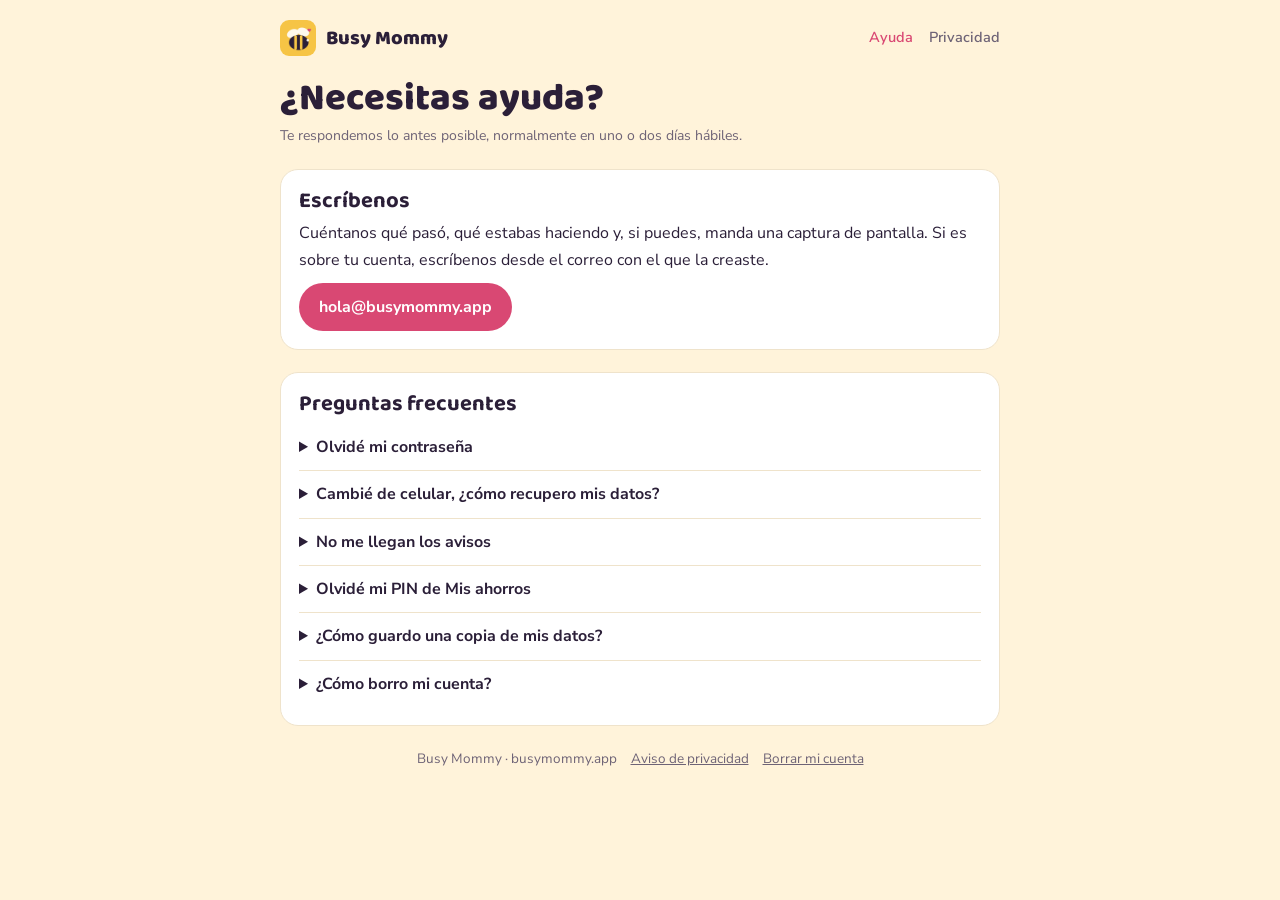
<file: soporte/index.html>
<!doctype html>
<html lang="es-MX">
<head>
<meta charset="utf-8">
<meta name="viewport" content="width=device-width,initial-scale=1">
<title>Ayuda · Busy Mommy</title>
<meta name="description" content="Ayuda y contacto de Busy Mommy.">
<link rel="icon" href="/icono-64.png">
<link rel="apple-touch-icon" href="/icono-180.png">
<link rel="preconnect" href="https://fonts.googleapis.com">
<link rel="stylesheet" href="https://fonts.googleapis.com/css2?family=Baloo+2:wght@600;700;800&family=Nunito+Sans:opsz,wght@6..12,400;6..12,600;6..12,700&display=swap">
<link rel="stylesheet" href="/estilos.css">
</head>
<body>
<div class="wrap">
  <header class="top">
    <a class="brand" href="/"><img src="/icono-180.png" alt="">Busy Mommy</a>
    <nav><a href="/soporte/" aria-current="page">Ayuda</a><a href="/privacidad/">Privacidad</a></nav>
  </header>

  <div>
    <h1>¿Necesitas ayuda?</h1>
    <p class="sub">Te respondemos lo antes posible, normalmente en uno o dos días hábiles.</p>
  </div>

  <section class="card">
    <h2>Escríbenos</h2>
    <p>Cuéntanos qué pasó, qué estabas haciendo y, si puedes, manda una captura de pantalla. Si es sobre tu cuenta, escríbenos desde el correo con el que la creaste.</p>
    <p><a class="btn" href="mailto:hola@busymommy.app?subject=Ayuda%20con%20Busy%20Mommy">hola@busymommy.app</a></p>
  </section>

  <section class="card">
    <h2>Preguntas frecuentes</h2>
    <details>
      <summary>Olvidé mi contraseña</summary>
      <p>En la pantalla para entrar toca <b>¿Olvidaste tu contraseña?</b>, escribe tu correo y te llegará una liga para crear una nueva. Si no la ves, revisa tu carpeta de correo no deseado.</p>
    </details>
    <details>
      <summary>Cambié de celular, ¿cómo recupero mis datos?</summary>
      <p>Tus datos se respaldan en tu cuenta. Instala Busy Mommy en el celular nuevo y entra con el mismo correo y contraseña: tu información regresa sola.</p>
    </details>
    <details>
      <summary>No me llegan los avisos</summary>
      <p>Revisa en tu iPhone <b>Configuración → Notificaciones → Busy Mommy</b> que estén permitidas. También revisa que el modo Concentración (No molestar) no las esté ocultando.</p>
    </details>
    <details>
      <summary>Olvidé mi PIN de Mis ahorros</summary>
      <p>En la pantalla del PIN toca <b>¿Olvidaste tu PIN?</b> y sigue los pasos.</p>
    </details>
    <details>
      <summary>¿Cómo guardo una copia de mis datos?</summary>
      <p>Ve a <b>Ajustes</b> y, al final, toca <b>Descargar una copia de mis datos</b>.</p>
    </details>
    <details>
      <summary>¿Cómo borro mi cuenta?</summary>
      <p>Desde la app: <b>Ajustes → Tu cuenta → Borrar mi cuenta</b>. Aquí está <a href="/borrar-cuenta/">el paso a paso</a>, también si ya no tienes la app.</p>
    </details>
  </section>

  <footer class="foot">
    <span>Busy Mommy · busymommy.app</span>
    <a href="/privacidad/">Aviso de privacidad</a>
    <a href="/borrar-cuenta/">Borrar mi cuenta</a>
  </footer>
</div>
</body>
</html>
</file>
<file: estilos.css>
/* Estilos compartidos de busymommy.app: mismos colores y letras que la app */
:root{
  --ground:#FFF3DA; --paper:#FFFFFF; --ink:#2B1F38; --muted:#6E6376; --line:#EFE3CB;
  --honey:#F6C445; --honey-soft:#FDEBC2; --plum:#D94873; --plum-soft:#FBE3EA; --ph:#FFE58A; --ph-ink:#5A4300;
  --display:"Baloo 2","Trebuchet MS",system-ui,sans-serif;
  --body:"Nunito Sans",system-ui,-apple-system,"Segoe UI",sans-serif;
}
@media (prefers-color-scheme:dark){:root:not([data-theme="light"]){
  --ground:#120E16; --paper:#1E1825; --ink:#F6EFE2; --muted:#B3A8BA; --line:#3A3146;
  --honey:#F6C445; --honey-soft:#3B3019; --plum:#F0739A; --plum-soft:#4A2233; --ph:#5A4A12; --ph-ink:#FFE9A8; color-scheme:dark}}
:root[data-theme="dark"]{
  --ground:#120E16; --paper:#1E1825; --ink:#F6EFE2; --muted:#B3A8BA; --line:#3A3146;
  --honey:#F6C445; --honey-soft:#3B3019; --plum:#F0739A; --plum-soft:#4A2233; --ph:#5A4A12; --ph-ink:#FFE9A8; color-scheme:dark}
*{box-sizing:border-box}
html{-webkit-text-size-adjust:100%}
body{margin:0;background:var(--ground);color:var(--ink);font-family:var(--body);font-size:16px;line-height:1.65;padding-inline:16px;padding-block:20px 56px}
.wrap{max-width:720px;margin:0 auto;display:flex;flex-direction:column;gap:22px}

/* Barra de arriba: marca + ligas a las otras páginas */
.top{display:flex;align-items:center;justify-content:space-between;gap:12px;flex-wrap:wrap}
.brand{display:flex;align-items:center;gap:10px;text-decoration:none;color:var(--ink);font-family:var(--display);font-weight:800;font-size:20px}
.brand img{width:36px;height:36px;border-radius:9px}
.top nav{display:flex;gap:16px;font-size:14.5px;font-weight:600}
.top nav a{color:var(--muted);text-decoration:none}
.top nav a:hover,.top nav a:focus-visible,.top nav a[aria-current]{color:var(--plum)}

h1{font-family:var(--display);font-weight:800;font-size:clamp(28px,6vw,38px);line-height:1.1;margin:0;text-wrap:balance}
h2{font-family:var(--display);font-weight:700;font-size:22px;line-height:1.2;margin:0 0 6px;text-wrap:balance}
h3{font-size:15px;margin:14px 0 4px;font-weight:700}
p{margin:0 0 10px}
ul,ol{margin:0 0 10px;padding-left:20px}
li{margin-bottom:4px}
a{color:var(--plum)}
.sub{color:var(--muted);margin:4px 0 0;font-size:14px}
.lead{font-size:17px}
.card{background:var(--paper);border:1px solid var(--line);border-radius:18px;padding:18px}
.card > :last-child{margin-bottom:0}
.note{background:var(--honey-soft);border-radius:14px;padding:12px 14px}
.note > :last-child{margin-bottom:0}
.draft{background:var(--plum-soft);border:1.5px dashed var(--plum);border-radius:16px;padding:14px 16px;font-size:14px;line-height:1.5}
.draft b{color:var(--plum)}
mark.ph{background:var(--ph);color:var(--ph-ink);border-radius:5px;padding:0 4px;font-weight:600}
.btn{display:inline-block;background:var(--plum);color:#fff;font-weight:700;text-decoration:none;border-radius:999px;padding:11px 20px}
.btn:hover,.btn:focus-visible{filter:brightness(1.08)}
.steps{counter-reset:s;list-style:none;padding:0}
.steps li{counter-increment:s;position:relative;padding-left:40px;margin-bottom:12px}
.steps li::before{content:counter(s);position:absolute;left:0;top:1px;width:28px;height:28px;border-radius:50%;background:var(--honey);color:#2B1F38;font-weight:800;display:grid;place-items:center;font-size:14px}
details{border-bottom:1px solid var(--line);padding:10px 0}
details:last-of-type{border-bottom:0}
summary{cursor:pointer;font-weight:700}
details p{margin:8px 0 0}
.foot{color:var(--muted);font-size:13.5px;text-align:center;display:flex;gap:14px;justify-content:center;flex-wrap:wrap}
.foot a{color:var(--muted)}
@media (prefers-reduced-motion:no-preference){html{scroll-behavior:smooth}}
</file>
